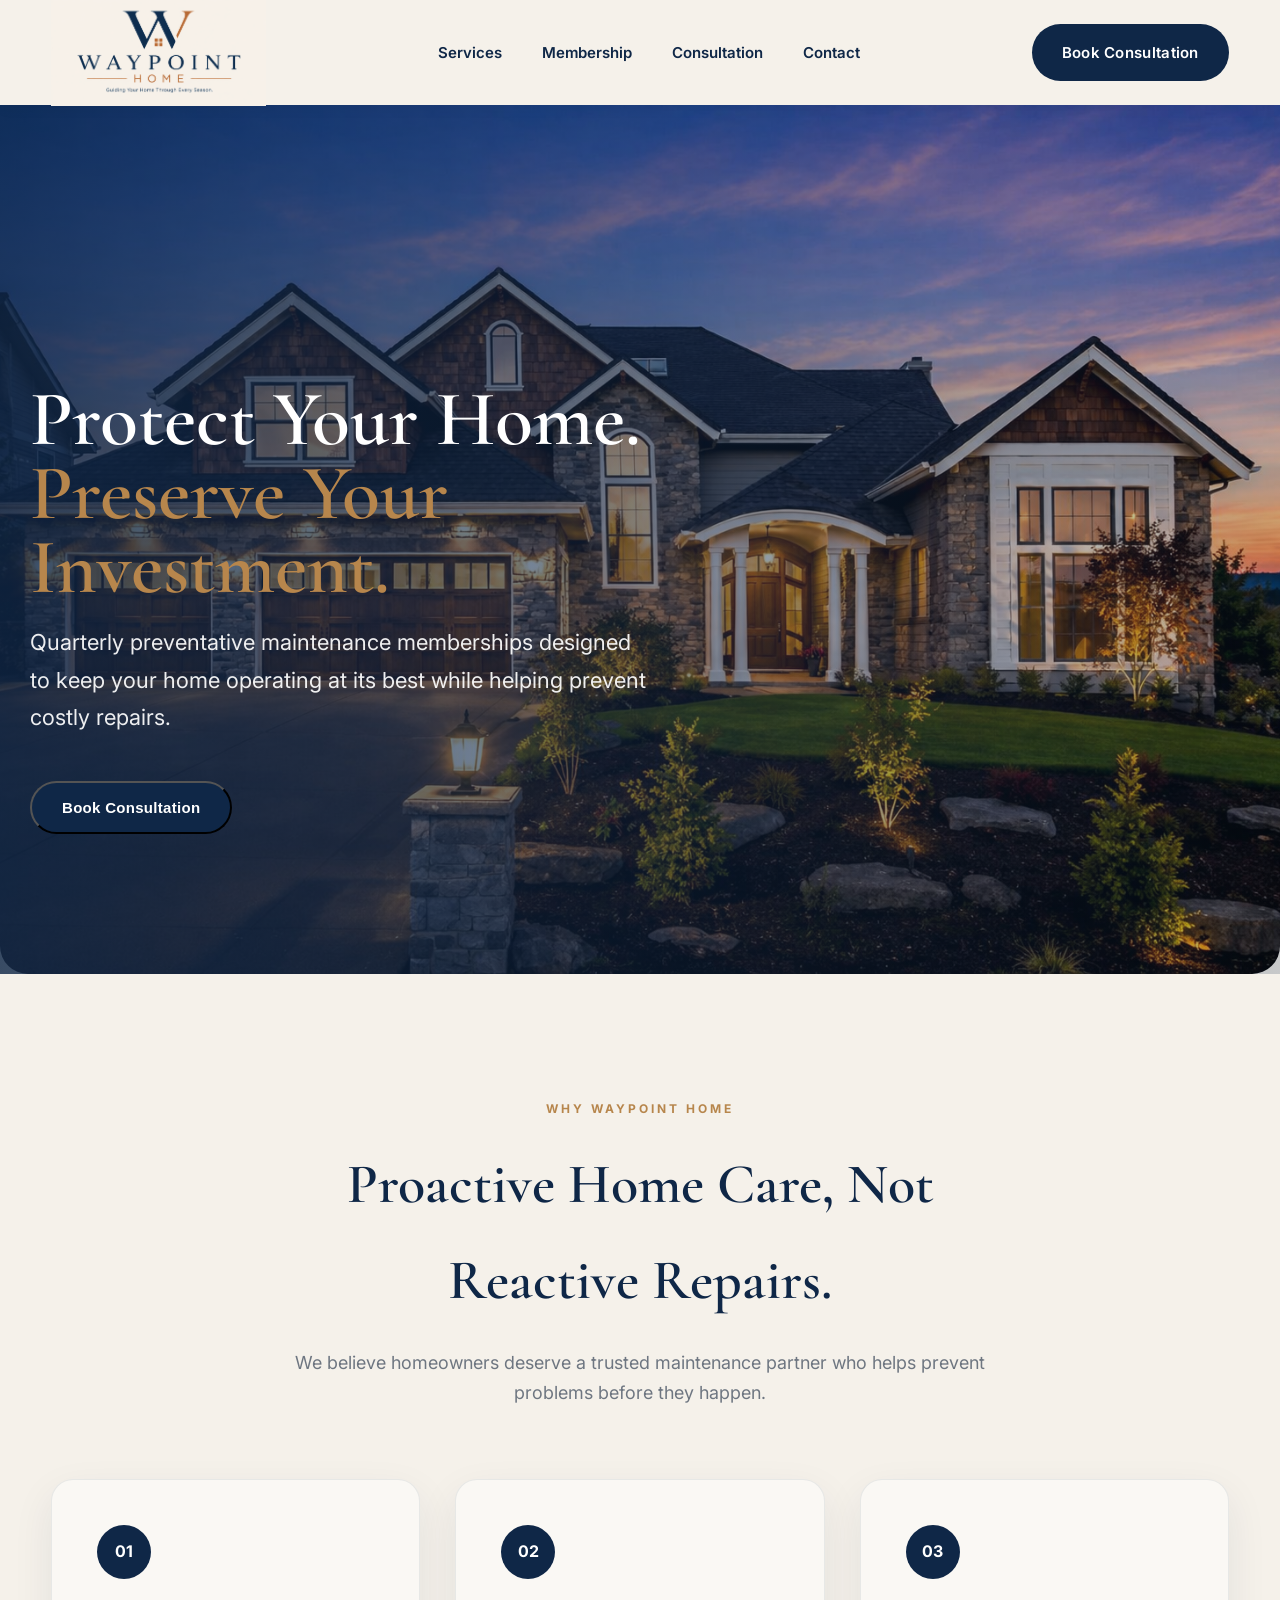
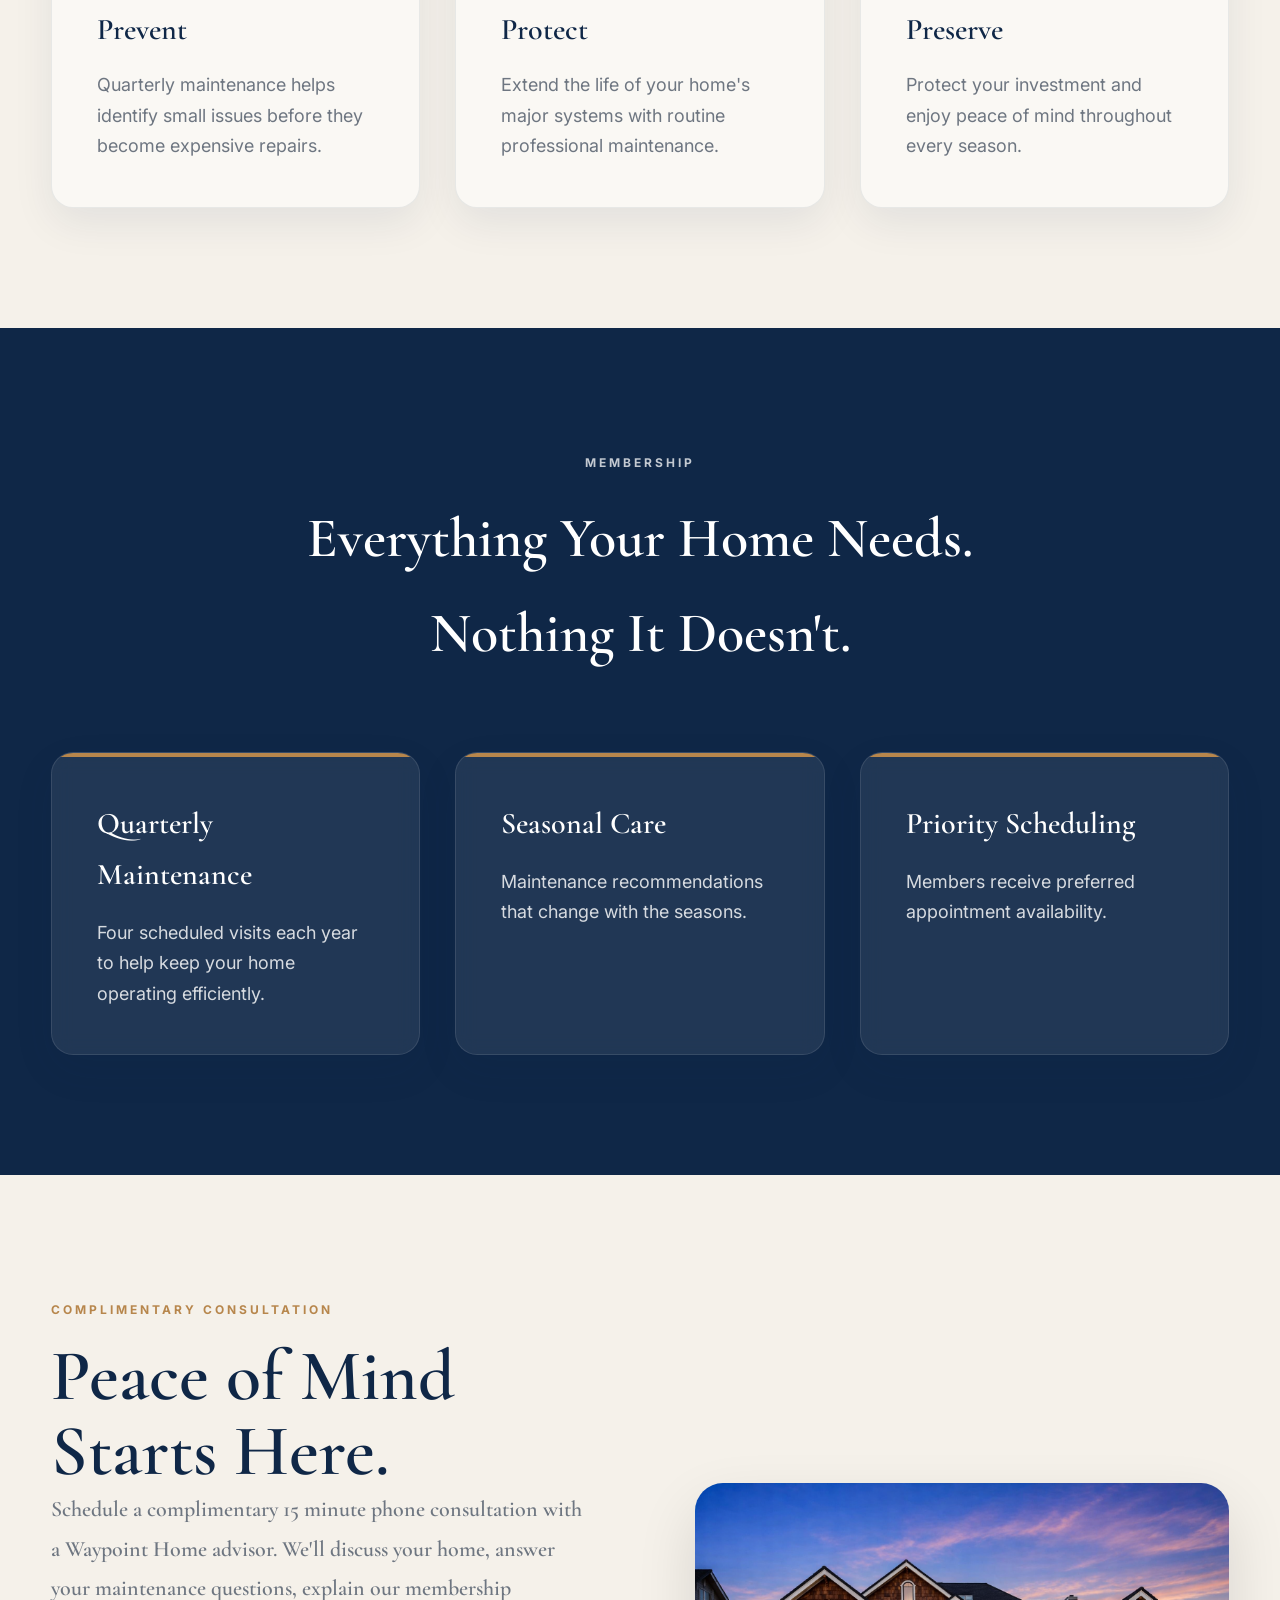
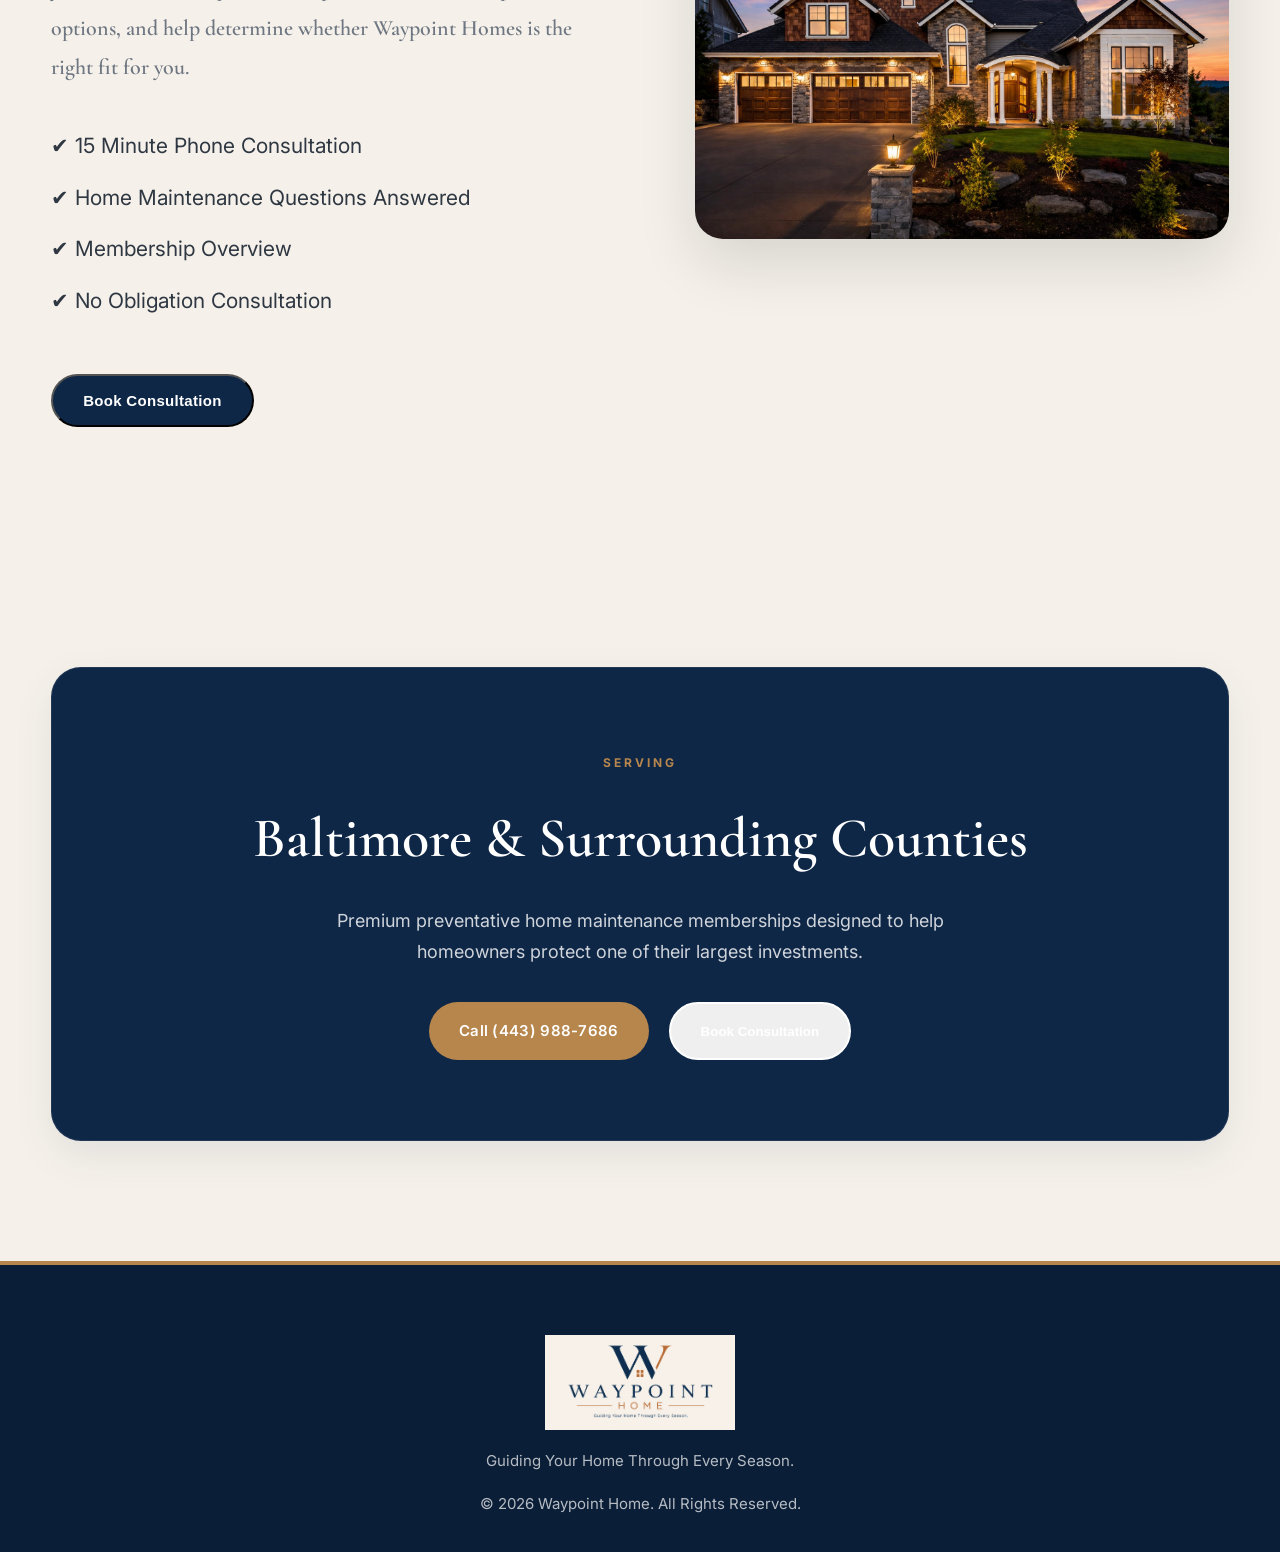
<file: index.html>
<!DOCTYPE html>
<html lang="en">

<head>
    <h1>Waypoint Home</h1>
<meta name="description" content="Waypoint Home provides professional property management, maintenance, leasing, inspections, and renovation services throughout Maryland.">
<meta charset="UTF-8">

<meta name="viewport" content="width=device-width, initial-scale=1.0">

<title>Waypoint Home | Guiding Home Through Every Season</title>

<meta name="description" content="Premium preventative home maintenance memberships serving Baltimore and surrounding counties.">

<link rel="preconnect" href="https://fonts.googleapis.com">

<link rel="preconnect" href="https://fonts.gstatic.com" crossorigin>

<link href="https://fonts.googleapis.com/css2?family=Cormorant+Garamond:wght@500;600;700&family=Inter:wght@300;400;500;600;700&display=swap" rel="stylesheet">

<link rel="stylesheet" href="style.css">

</head>

<body>


<header>

<div class="container">

<a href="#" class="logo">
    <img src="logo.png" alt="Waypoint Home">
</a>

<nav id="mobileMenu">

    <ul>
        <li><a href="#services">Services</a></li>
        <li><a href="#membership">Membership</a></li>
        <li><a href="#consultation">Consultation</a></li>
        <li><a href="#contact">Contact</a></li>
    </ul>

</nav>

<a href="#" class="nav-button openModal">
    Book Consultation
</a>

<button class="hamburger" id="hamburger">
    ☰
</button>

</div>

</header>
<section class="hero">

<div class="hero-image">

<img src="hero.jpg" alt="Luxury Home">

</div>

<div class="hero-overlay"></div>

<div class="container hero-content">

<p class="eyebrow">

</p>

<h1>

Protect Your Home.

<span>

Preserve Your Investment.

</span>

</h1>

<p>

Quarterly preventative maintenance memberships designed to keep your home operating at its best while helping prevent costly repairs.

</p>

<div class="hero-buttons">

<button class="button-primary openModal">

Book Consultation

</a>


</div>

</div>

</section>
<!-- ==========================================
SERVICES
========================================== -->

<section id="services" class="services">

    <div class="container">

        <div class="section-header">

            <span class="eyebrow">

                WHY WAYPOINT HOME

            </span>

            <h2>

                Proactive Home Care, Not Reactive Repairs.

            </h2>

            <p>

                We believe homeowners deserve a trusted maintenance partner who helps
                prevent problems before they happen.

            </p>

        </div>

        <div class="services-grid">

            <div class="service-card">

                <div class="service-number">01</div>

                <h3>Prevent</h3>

                <p>

                    Quarterly maintenance helps identify small issues before they become
                    expensive repairs.

                </p>

            </div>

            <div class="service-card">

                <div class="service-number">02</div>

                <h3>Protect</h3>

                <p>

                    Extend the life of your home's major systems with routine professional
                    maintenance.

                </p>

            </div>

            <div class="service-card">

                <div class="service-number">03</div>

                <h3>Preserve</h3>

                <p>

                    Protect your investment and enjoy peace of mind throughout every season.

                </p>

            </div>

        </div>

    </div>

</section>
<!-- ==========================================
MEMBERSHIP
========================================== -->

<section id="membership" class="membership">

    <div class="container">

        <div class="section-header">

            <span class="eyebrow">

                MEMBERSHIP

            </span>

            <h2>

                Everything Your Home Needs.
                Nothing It Doesn't.

            </h2>

        </div>

        <div class="membership-grid">

            <div class="membership-card">

                <h3>

                    Quarterly Maintenance

                </h3>

                <p>

                    Four scheduled visits each year to help keep your home operating
                    efficiently.

                </p>

            </div>

            <div class="membership-card">

                <h3>

                    Seasonal Care

                </h3>

                <p>

                    Maintenance recommendations that change with the seasons.

                </p>

            </div>

            <div class="membership-card">

                <h3>

                    Priority Scheduling

                </h3>

                <p>

                    Members receive preferred appointment availability.

                </p>

            </div>

        </div>

    </div>

</section>
<!-- ==========================================
CONSULTATION
========================================== -->

<section id="consultation" class="consultation">

    <div class="container">

        <div class="consultation-wrapper">

            <div class="consultation-text">

                <span class="eyebrow">

                    COMPLIMENTARY CONSULTATION
                </span>

                <h2>

                    Peace of Mind Starts Here.

                <p>

                 Schedule a complimentary 15 minute phone consultation with a Waypoint Home advisor. 
                We'll discuss your home, answer your maintenance questions, explain our membership
                options, and help determine whether Waypoint Homes is the right fit for you. 
               
                </h2>

                </p>

                <ul class="consultation-list">

                    <li>✔ 15 Minute Phone Consultation </li>

                    <li>✔ Home Maintenance Questions Answered</li>

                    <li>✔ Membership Overview </li>

                    <li>✔ No Obligation Consultation</li>

                </ul>

          <button class="button-primary openModal">

Book Consultation


                </a>

            </div>

            <div class="consultation-photo">

                <img src="hero.jpg" alt="Waypoint Home">

            </div>

        </div>

    </div>

</section>
  <div id="consultationModal" class="modal">

<div class="modal-content">

<span class="close-modal">&times;</span>

<section class="consultation-form">

    <div class="container">

        <div class="form-card">

            <span class="eyebrow">
                REQUEST A CONSULTATION
            </span>

            <h2>
                Let's Talk About Your Home
            </h2>

            <p>
                Complete the form below and a Waypoint Home advisor will contact you within one business day to schedule your complimentary consultation.
            </p>

           <form action="https://formsubmit.co/70a25707cf31b8141a6426a717606cc3" method="POST">

    <input type="hidden" name="_captcha" value="false">

    <input type="hidden" name="_template" value="table">

    <input type="hidden" name="_subject" value="New Waypoint Home Consultation">

    <input type="hidden" name="_next" value="https://ayalab234-hub.github.io/Waypointhome/thank-you.html">
                <div class="form-grid">

                    <input
                        type="text"
                        name="Name"
                        placeholder="Full Name"
                        required>

                    <input
                        type="email"
                        name="Email"
                        placeholder="Email Address"
                        required>

                    <input
                        type="tel"
                        name="Phone"
                        placeholder="Phone Number"
                        required>

                    <input
                        type="text"
                        name="Address"
                        placeholder="Property Address">

                    <select name="Preferred Time">

                        <option>Morning</option>

                        <option>Afternoon</option>

                        <option>Evening</option>

                    </select>

                    <select name="Home Type">

                        <option>Single Family</option>

                        <option>Townhome</option>

                        <option>Condo</option>

                    </select>

                </div>

                <textarea

                    name="Questions"

                    rows="6"

                    placeholder="Tell us a little about your home or any maintenance questions..."></textarea>

                <button

                    type="submit"

                    class="button-primary">

                    Request My Consultation

                </button>

            </form>

        </div>

    </div>

</section>

</div>

</div>
<!-- ==========================================
CONTACT
========================================== -->

<section id="contact" class="contact">

    <div class="container">

        <div class="contact-box">

            <span class="eyebrow">

                SERVING

            </span>

            <h2>

                Baltimore & Surrounding Counties

            </h2>

            <p>

                Premium preventative home maintenance memberships designed to
                help homeowners protect one of their largest investments.

            </p>

            <div class="contact-buttons">

    <a href="tel:4439887686" class="button-primary">
        Call (443) 988-7686
    </a>

    <button class="button-secondary openModal">
        Book Consultation
    </button>

</div>
        </div>

    </div>

</section>
    <input
type="hidden"
name="_next"
value="https://ayalab234-hub.github.io/Waypointhome/thank-you.html">
<footer>

    <div class="container footer-container">

        <img src="logo.png"

             alt="Waypoint Home"

             class="footer-logo">

        <p>

            Guiding Your Home Through Every Season.

        </p>

        <p>

            © 2026 Waypoint Home. All Rights Reserved.

        </p>

    </div>

</footer>

<script src="script.js"></script>

</body>

</html>
</file>
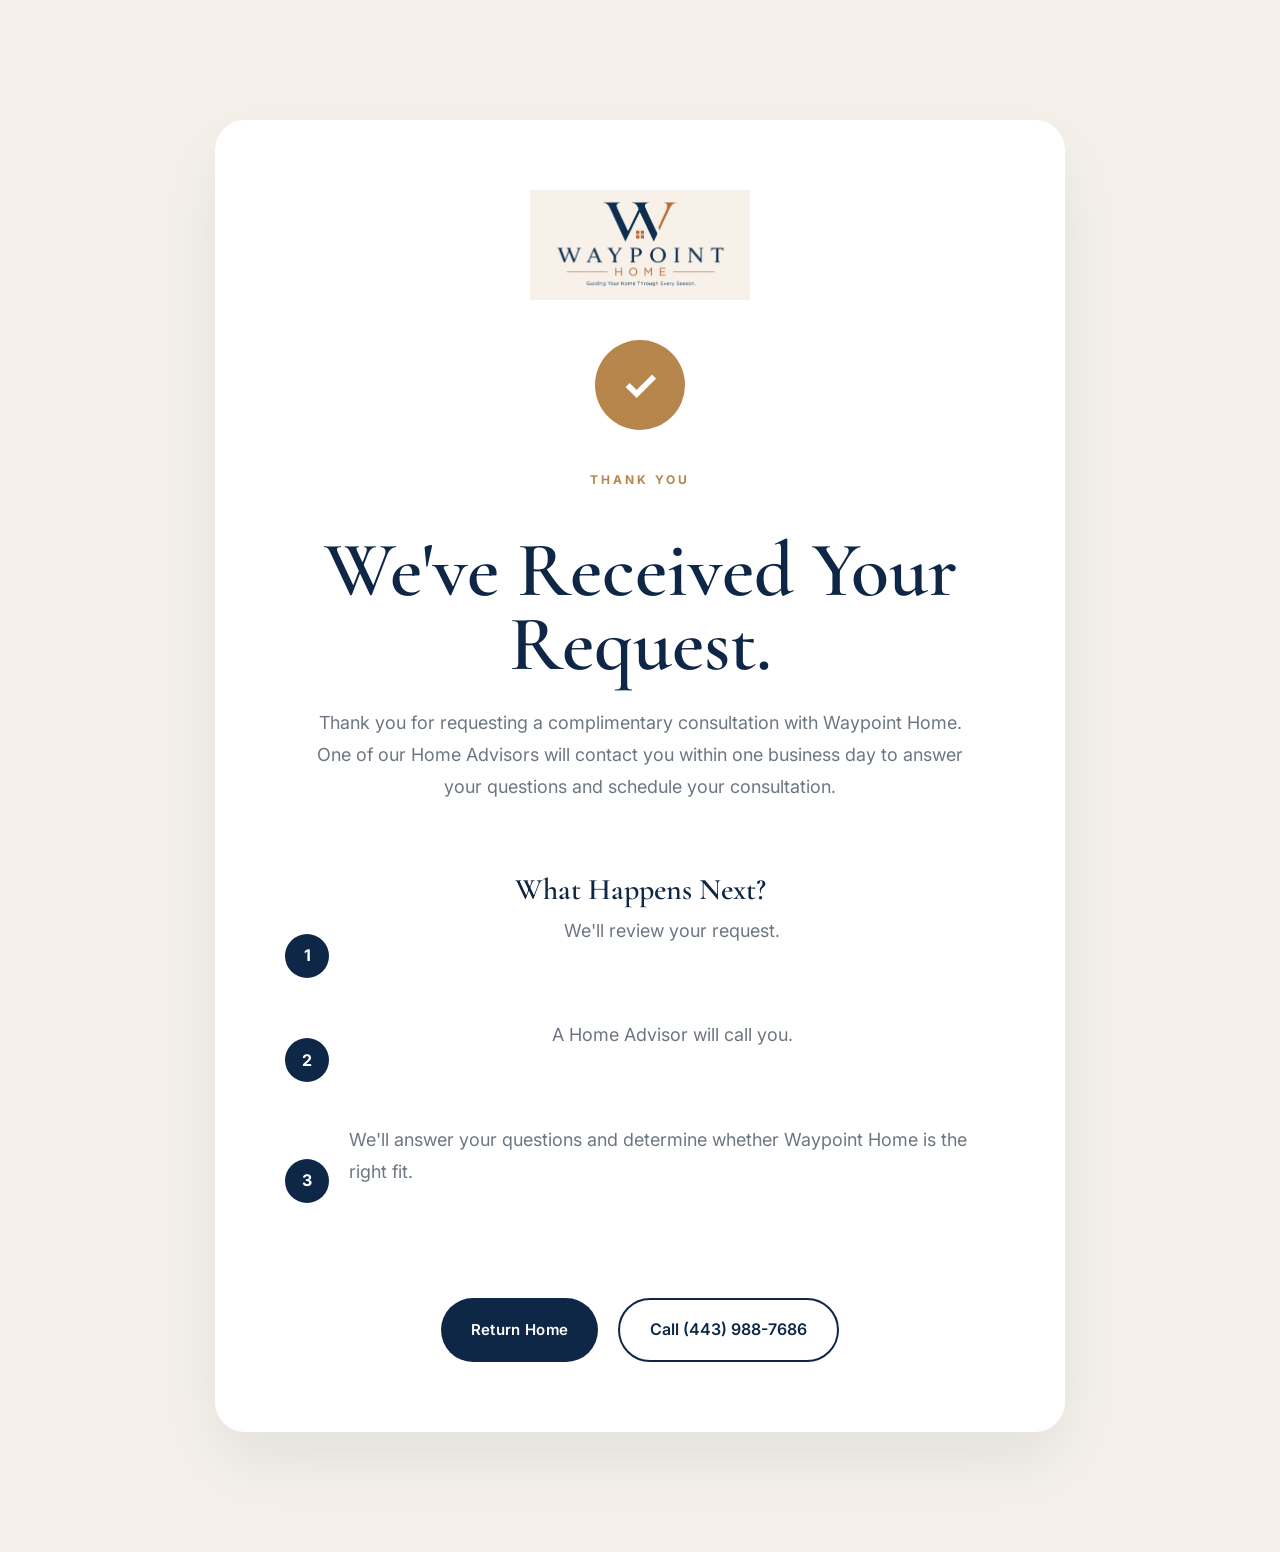
<file: thank-you.html>
<!DOCTYPE html>
<html lang="en">

<head>

<meta charset="UTF-8">

<meta name="viewport" content="width=device-width, initial-scale=1.0">

<title>Thank You | Waypoint Home</title>

<link rel="preconnect" href="https://fonts.googleapis.com">

<link rel="preconnect" href="https://fonts.gstatic.com" crossorigin>

<link href="https://fonts.googleapis.com/css2?family=Cormorant+Garamond:wght@500;600;700&family=Inter:wght@300;400;500;600&display=swap" rel="stylesheet">

<link rel="stylesheet" href="style.css">

</head>

<body>

<section class="thank-you">

<div class="container">

<div class="thank-card">

<img src="logo.png" class="thank-logo" alt="Waypoint Home">

<div class="thank-check">

✓

</div>

<span class="eyebrow">

THANK YOU

</span>

<h1>

We've Received Your Request.

</h1>

<p>

Thank you for requesting a complimentary consultation with Waypoint Home.

One of our Home Advisors will contact you within one business day to answer your questions and schedule your consultation.

</p>

<div class="next-steps">

<h3>

What Happens Next?

</h3>

<div class="step">

<div class="step-number">1</div>

<p>

We'll review your request.

</p>

</div>

<div class="step">

<div class="step-number">2</div>

<p>

A Home Advisor will call you.

</p>

</div>

<div class="step">

<div class="step-number">3</div>

<p>

We'll answer your questions and determine whether Waypoint Home is the right fit.

</p>

</div>

</div>

<div class="thank-buttons">

<a href="index.html" class="button-primary">

Return Home

</a>

<a href="tel:4439887686" class="button-secondary">

Call (443) 988-7686

</a>

</div>

</div>

</div>

</section>

</body>

</html>
</file>
<file: style.css>
/*=====================================================
WAYPOINT HOME
=====================================================*/

@import url('https://fonts.googleapis.com/css2?family=Cormorant+Garamond:wght@500;600;700&family=Inter:wght@300;400;500;600;700&display=swap');

:root{

--navy:#0F2747;
--copper:#B7864C;
--cream:#F5F1EA;
--cream2:#ECE5DB;
--text:#2E3742;
--gray:#6E7681;
--white:#ffffff;

--radius:22px;

--shadow:
0 18px 45px rgba(0,0,0,.08);

}

/*=====================================================*/

*{

margin:0;
padding:0;
box-sizing:border-box;

}

html{

scroll-behavior:smooth;

}

body{

font-family:'Inter',sans-serif;

background:var(--cream);

color:var(--text);

line-height:1.7;

overflow-x:hidden;

}

img{

display:block;

max-width:100%;

}

a{

text-decoration:none;

color:inherit;

}

ul{

list-style:none;

}

.container{

width:min(92%,1280px);

margin:auto;

}

/*=====================================================
TYPOGRAPHY
=====================================================*/

h1,h2,h3{

font-family:'Cormorant Garamond',serif;

font-weight:600;

color:var(--navy);

}

h1{

font-size:78px;

line-height:.95;

}

h2{

font-size:56px;

margin-bottom:20px;

}

h3{

font-size:30px;

}

p{

font-size:18px;

color:var(--gray);

}

section{

padding:110px 0;

}

.section-header{

text-align:center;

max-width:760px;

margin:0 auto 70px;

}

.eyebrow{

display:inline-block;

letter-spacing:3px;

font-size:12px;

font-weight:700;

color:var(--copper);

margin-bottom:18px;

text-transform:uppercase;

}

/*=====================================================
HEADER
=====================================================*/

header {

    position: fixed;

    top: 0;

    left: 0;

    width: 100%;

    background: #F5F1EA;

    z-index: 1000;

    box-shadow: 0 2px 15px rgba(0,0,0,.05);

}

header .container {

    display: flex;

    align-items: center;

    justify-content: space-between;

    gap: 40px;

    height: 105px;

}

.logo {

    flex-shrink: 0;

}

.logo img {

    width: 220px;

    display: block;

}

nav {

    margin-left: auto;

}

nav ul {

    display: flex;

    align-items: center;

    gap: 42px;

    list-style: none;

    margin: 0;

    padding: 0;

}

.nav-button {

    margin-left: 35px;

    flex-shrink: 0;

}
/*=====================================================
LOGO
=====================================================*/

.logo{

display:flex;

align-items:center;

flex-shrink:0;

}

.logo img{

width:215px;

height:auto;

display:block;

}

/*=====================================================
NAVIGATION
=====================================================*/

nav{

margin-left:auto;

}

nav ul{

display:flex;

gap:40px;

align-items:center;
  
list-style:none;

margin:0;

padding:0;

}

nav a{

font-size:15px;

font-weight:600;

color:var(--navy);

transition:.3s;

position:relative;

}

nav a:hover{

color:var(--copper);

}

nav a::after{

content:"";

position:absolute;

left:0;

bottom:-6px;

width:0;

height:2px;

background:var(--copper);

transition:.3s;

}

nav a:hover::after{

width:100%;

}
.nav-button{

margin-left:auto;

}
/*=====================================================
BUTTONS
=====================================================*/

.button-primary,
.nav-button{

display:inline-flex;

align-items:center;

justify-content:center;

padding:16px 30px;

background:var(--navy);

color:white;

border-radius:999px;

font-weight:600;

transition:.35s;

}

.button-primary:hover,
.nav-button:hover{

background:var(--copper);

}

.button-secondary{

display:inline-flex;

align-items:center;

justify-content:center;

padding:16px 30px;

border:2px solid var(--navy);

color:var(--navy);

border-radius:999px;

font-weight:600;

transition:.35s;

}

.button-secondary:hover{

background:var(--navy);

color:white;

}

/*=====================================================
HERO
=====================================================*/

.hero{

position:relative;

height:100vh;

display:flex;

align-items:center;

justify-content:center;

overflow:hidden;

padding:0;

}

.hero-image{

position:absolute;

inset:0;

z-index:0;

}

.hero-image img{

width:100%;

height:100%;

object-fit:cover;

}

.hero-overlay{

position:absolute;

inset:0;

background:
linear-gradient(
90deg,
rgba(15,39,71,.82) 0%,
rgba(15,39,71,.55) 45%,
rgba(15,39,71,.20) 100%
);

z-index:1;

}

.hero-content{

position:relative;

z-index:2;

max-width:700px;

margin-left:0;

padding-top:100px;

}

.hero h1{

color:white;

margin:20px 0;

}

.hero h1 span{

display:block;

color:var(--copper);

}

.hero p{

font-size:22px;

color:rgba(255,255,255,.92);

margin-bottom:40px;

max-width:620px;

}

.hero-buttons{

display:flex;

gap:20px;

flex-wrap:wrap;

}

.hero .button-secondary{

border-color:white;

color:white;

}

.hero .button-secondary:hover{

background:white;

color:var(--navy);

}
/*=====================================================
SERVICES
=====================================================*/

.services{

background:var(--cream);

}

.services-grid{

display:grid;

grid-template-columns:repeat(3,1fr);

gap:35px;

margin-top:60px;

}

.service-card{

background:#FAF8F4;

padding:45px;

border-radius:var(--radius);

border:1px solid rgba(15,39,71,.08);

box-shadow:var(--shadow);

transition:.35s;

}

.service-card:hover{

transform:translateY(-8px);

box-shadow:0 28px 60px rgba(15,39,71,.12);

}

.service-number{

width:54px;

height:54px;

display:flex;

align-items:center;

justify-content:center;

border-radius:50%;

background:var(--navy);

color:white;

font-weight:700;

margin-bottom:25px;

}

.service-card h3{

margin-bottom:15px;

}

/*=====================================================
MEMBERSHIP
=====================================================*/

.membership{

background:var(--navy);

color:white;

}

.membership .section-header h2,

.membership .section-header p,

.membership .eyebrow{

color:white;

}

.membership .eyebrow{

opacity:.75;

letter-spacing:3px;

}

.membership-grid{

display:grid;

grid-template-columns:repeat(3,1fr);

gap:35px;

margin-top:70px;

}

.membership-card{

background:rgba(255,255,255,.08);

border:1px solid rgba(255,255,255,.10);

backdrop-filter:blur(10px);

padding:45px;

border-radius:22px;

transition:.35s;

}

.membership-card:hover{

background:rgba(255,255,255,.14);

transform:translateY(-8px);

}

.membership-card h3{

color:white;

margin-bottom:18px;

}

.membership-card p{

color:rgba(255,255,255,.82);

}

/*=====================================================
CONSULTATION
=====================================================*/

.consultation{

padding:140px 0;

background:var(--cream);

}

.consultation-wrapper{

display:grid;

grid-template-columns:1fr 1fr;

gap:110px;

align-items:center;

}

.consultation-text{

max-width:720px;

}

.consultation-text h2{

font-size:72px;

margin-bottom:35px;

line-height:1.05;

}

.consultation-text p{

font-size:22px;

line-height:1.8;

margin-bottom:40px;

color:var(--gray);

}

.consultation-list{

margin-bottom:45px;

}

.consultation-list li{

font-size:21px;

margin-bottom:16px;

line-height:1.7;

  font-family:inherit;
}

.consultation-text .button-primary{

margin-top:10px;

}

.consultation-photo img{

width:100%;

border-radius:28px;

box-shadow:0 25px 60px rgba(0,0,0,.12);

}
/*=========================================
CONSULTATION FORM
=========================================*/

.consultation-form{

padding:120px 0;

background:#ECE5DB;

}

.form-card{

max-width:900px;

margin:auto;

background:white;

padding:60px;

border-radius:28px;

box-shadow:0 20px 60px rgba(0,0,0,.08);

}

.form-card h2{

margin-bottom:20px;

}

.form-card p{

margin-bottom:40px;

}

.form-grid{

display:grid;

grid-template-columns:1fr 1fr;

gap:20px;

margin-bottom:20px;

}

.form-card input,

.form-card select,

.form-card textarea{

width:100%;

padding:18px;

border:1px solid #ddd;

border-radius:12px;

font-size:16px;

font-family:inherit;

background:white;

}

.form-card textarea{

margin-bottom:30px;

resize:vertical;

}

.form-card input:focus,

.form-card select:focus,

.form-card textarea:focus{

outline:none;

border-color:#B7864C;

}

.form-card button{

width:100%;

font-size:18px;

padding:18px;

cursor:pointer;

}

@media(max-width:768px){

.form-grid{

grid-template-columns:1fr;

}

.form-card{

padding:35px;

}

}
/*=====================================================
CONTACT
=====================================================*/

.contact{

background:var(--cream);

}

.contact-box{

background:var(--navy);

padding:80px;

border-radius:30px;

text-align:center;

box-shadow:0 30px 70px rgba(15,39,71,.18);

}

.contact-box h2{

color:white;

margin-bottom:20px;

}

.contact-box p{

color:rgba(255,255,255,.80);

max-width:700px;

margin:0 auto 35px;

}

.contact-buttons{

display:flex;

justify-content:center;

gap:20px;

flex-wrap:wrap;

}

.contact .button-primary{

background:var(--copper);

}

.contact .button-primary:hover{

background:#9d6f3f;

}

.contact .button-secondary{

border-color:white;

color:white;

}

.contact .button-secondary:hover{

background:white;

color:var(--navy);

}

/*=====================================================
FOOTER
=====================================================*/

footer{

background:#0B1E37;

padding:70px 0 35px;

text-align:center;

}

.footer-container{

display:flex;

flex-direction:column;

align-items:center;

gap:18px;

}

.footer-logo{

width:190px;

height:auto;

}

footer p{

color:rgba(255,255,255,.70);

font-size:15px;

}
/*=====================================================
TABLETS
=====================================================*/

@media (max-width:1100px){

.container{

width:94%;

}

header .container{

gap:25px;

}

.logo img{

width:180px;

}

nav ul{

gap:22px;

}

.hero{

min-height:900px;

}

.hero-content{

max-width:650px;

padding-top:140px;

}

.hero h1{

font-size:62px;

}

.services-grid{

grid-template-columns:1fr 1fr;

}

.membership-grid{

grid-template-columns:1fr;

}

.assessment-wrapper{

grid-template-columns:1fr;

}

.assessment-photo{

order:-1;

}

.contact-box{

padding:60px 40px;

}

}

/*=====================================================
MOBILE
=====================================================*/

@media (max-width:768px){

section{

padding:80px 0;

}

header{

padding:14px 0;

}

header .container{

flex-direction:column;

gap:18px;

}

.logo img{

width:165px;

}

nav ul{

flex-wrap:wrap;

justify-content:center;

gap:18px;

}

.hero{

min-height:800px;

}

.hero-content{

padding-top:120px;

text-align:center;

margin:auto;

}

.hero h1{

font-size:46px;

}

.hero p{

font-size:18px;

margin-left:auto;

margin-right:auto;

}

.hero-buttons{

justify-content:center;

flex-direction:column;

align-items:center;

}

.hero-buttons a{

width:100%;

max-width:320px;

}

.services-grid{

grid-template-columns:1fr;

}

.membership-grid{

grid-template-columns:1fr;

}

.contact-buttons{

flex-direction:column;

align-items:center;

}

.contact-buttons a{

width:100%;

max-width:320px;

}

.contact-box{

padding:50px 30px;

}

.footer-logo{

width:170px;

}

}

/*=====================================================
SMALL PHONES
=====================================================*/

@media (max-width:480px){

.hero h1{

font-size:38px;

}

h2{

font-size:36px;

}

.logo img{

width:150px;

}

.button-primary,

.button-secondary,

.nav-button{

width:100%;

}

}
/*=====================================================
FINAL POLISH
=====================================================*/

/* Smooth transitions */

*{

transition:
background-color .3s ease,
color .3s ease,
border-color .3s ease,
box-shadow .3s ease,
transform .3s ease;

}

/* Better image rendering */

img{

image-rendering:auto;

}

/* Softer card shadows */

.service-card,
.membership-card,
.contact-box{

box-shadow:
0 15px 40px rgba(15,39,71,.08);

}

.service-card:hover,
.membership-card:hover{

box-shadow:
0 25px 60px rgba(15,39,71,.15);

}

/* Better spacing */

section{

position:relative;

}

section:not(.hero){

padding-top:120px;

padding-bottom:120px;

}

/* Hero spacing */

.hero-content{

padding-left:30px;

padding-right:30px;

}

/* Hero buttons */

.hero-buttons{

margin-top:45px;

}

/* Rounded images */

.hero-image img,

.assessment-photo img{

border-radius:28px;

}

/* Navigation */

nav a{

padding:6px 0;

}

nav a:hover{

color:var(--copper);

}

/* Button polish */

.button-primary,

.nav-button{

letter-spacing:.3px;

font-size:15px;

}

.button-primary:hover,

.nav-button:hover{

transform:translateY(-2px);

}

.button-secondary:hover{

transform:translateY(-2px);

}

/* Membership cards */

.membership-card{

overflow:hidden;

position:relative;

}

.membership-card::before{

content:"";

position:absolute;

top:0;

left:0;

width:100%;

height:4px;

background:var(--copper);

}

/* Contact section */

.contact-box{

border:1px solid rgba(255,255,255,.08);

}

/* Footer */

footer{

border-top:4px solid var(--copper);

}

/* Scroll offset */

html{

scroll-padding-top:100px;

}

/* Selection color */

::selection{

background:var(--copper);

color:white;

}
/* Scroll Header */

header.scrolled{

background:rgba(245,241,234,.98);

box-shadow:0 10px 35px rgba(0,0,0,.08);

}

/* Fade Animation */

.hidden{

opacity:0;

transform:translateY(45px);

transition:all .8s ease;

}

.show{

opacity:1;

transform:translateY(0);

}
/*=========================================
THANK YOU PAGE
=========================================*/

.thank-you{

min-height:100vh;

background:var(--cream);

display:flex;

align-items:center;

justify-content:center;

padding:120px 0;

}

.thank-card{

max-width:850px;

margin:auto;

background:white;

padding:70px;

border-radius:30px;

text-align:center;

box-shadow:0 30px 70px rgba(15,39,71,.08);

}

.thank-logo{

width:220px;

margin:0 auto 40px;

}

.thank-check{

width:90px;

height:90px;

border-radius:50%;

background:var(--copper);

color:white;

display:flex;

align-items:center;

justify-content:center;

font-size:42px;

font-weight:bold;

margin:0 auto 35px;

}

.thank-card h1{

margin:25px 0;

}

.thank-card p{

max-width:650px;

margin:0 auto 50px;

line-height:1.8;

}

.next-steps{

margin:60px 0;

}

.step{

display:flex;

align-items:center;

gap:20px;

margin-bottom:22px;

text-align:left;

}

.step-number{

width:44px;

height:44px;

background:var(--navy);

color:white;

border-radius:50%;

display:flex;

align-items:center;

justify-content:center;

font-weight:700;

flex-shrink:0;

}

.thank-buttons{

display:flex;

justify-content:center;

gap:20px;

margin-top:50px;

flex-wrap:wrap;

}

@media(max-width:768px){

.thank-card{

padding:40px;

}

.step{

align-items:flex-start;

}

}
/* ======================================================
TABLETS
====================================================== */

@media screen and (max-width:1024px){

.container{

width:92%;

}

header .container{

flex-wrap:wrap;

justify-content:center;

gap:20px;

}

.logo img{

width:180px;

}

nav ul{

gap:22px;

flex-wrap:wrap;

justify-content:center;

}

.hero{

min-height:850px;

}

.hero-content{

padding-top:140px;

text-align:center;

max-width:700px;

margin:auto;

}

.hero-buttons{

justify-content:center;

}

.services-grid,

.membership-grid{

grid-template-columns:1fr;

}

.consultation-wrapper{

grid-template-columns:1fr;

gap:50px;

}

.consultation-photo{

order:-1;

}

.contact-box{

padding:60px 35px;

}

}

/* ======================================================
PHONE
====================================================== */

@media screen and (max-width:768px){

header{

padding:15px 0;

}

header .container{

flex-direction:column;

gap:18px;

}

.logo img{

width:165px;

}

nav ul{

flex-wrap:wrap;

justify-content:center;

gap:16px;

}

.nav-button{

display:none;

}

/* HERO */

.hero{

height:auto;

min-height:100vh;

}

.hero-content{

padding-top:170px;

padding-left:25px;

padding-right:25px;

}

.hero h1{

font-size:48px;

line-height:1;

}

.hero p{

font-size:18px;

max-width:100%;

}

.hero-buttons{

flex-direction:column;

gap:15px;

}

.hero-buttons a{

width:100%;

}

/* SECTION TITLES */

h2{

font-size:40px;

line-height:1.1;

}

.section-header{

margin-bottom:45px;

}

/* SERVICES */

.service-card{

padding:30px;

}

/* MEMBERSHIP */

.membership-card{

padding:30px;

}

/* CONSULTATION */

.consultation{

padding:90px 0;

}

.consultation-text{

text-align:center;

}

.consultation-text h2{

font-size:44px;

}

.consultation-list{

text-align:left;

}

.consultation-photo img{

margin-top:20px;

}

/* FORM */

.form-card{

padding:35px;

}

.form-grid{

grid-template-columns:1fr;

}

.form-card button{

width:100%;

}

/* CONTACT */

.contact-box{

padding:40px 25px;

}

.contact-buttons{

flex-direction:column;

gap:15px;

}

.contact-buttons a{

width:100%;

}

/* FOOTER */

.footer-container{

text-align:center;

}

.footer-logo{

width:170px;

margin:auto;

}

}

/* ======================================================
SMALL PHONES
====================================================== */

@media screen and (max-width:480px){

.hero h1{

font-size:38px;

}

.hero p{

font-size:17px;

}

h2{

font-size:34px;

}

.logo img{

width:145px;

}

.button-primary,

.button-secondary{

font-size:16px;

padding:15px 20px;

}

}
/* ==========================================
MOBILE MENU
========================================== */

.hamburger{

display:none;

background:none;

border:none;

font-size:34px;

color:var(--navy);

cursor:pointer;

}

/* Mobile */

@media(max-width:768px){

.hamburger{

display:block;

z-index:1002;

}

.nav-button{

display:none;

}

nav{

position:fixed;

top:0;

right:-100%;

width:290px;

height:100vh;

background:var(--cream);

padding-top:120px;

transition:.35s;

box-shadow:-10px 0 40px rgba(0,0,0,.15);

z-index:1001;

}

nav.open{

right:0;

}

nav ul{

display:flex;

flex-direction:column;

gap:35px;

padding-left:40px;

}

nav a{

font-size:20px;

}

}
/* ===========================
CONSULTATION MODAL
=========================== */

.modal{

display:none;

position:fixed;

left:0;

top:0;

width:100%;

height:100%;

background:rgba(0,0,0,.65);

z-index:9999;

overflow:auto;

padding:40px 20px;

}

.modal-content{

background:#F5F1EA;

max-width:900px;

margin:40px auto;

border-radius:30px;

padding:50px;

position:relative;

animation:fadeUp .35s ease;

}

.close-modal{

position:absolute;

top:20px;

right:30px;

font-size:42px;

cursor:pointer;

color:#102847;

}

@keyframes fadeUp{

from{

opacity:0;

transform:translateY(40px);

}

to{

opacity:1;

transform:translateY(0);

}

}
/* ==========================================
CONSULTATION POPUP - MOBILE
========================================== */

@media (max-width:768px){

.consultation-modal{

width:94%;

max-width:420px;

max-height:90vh;

overflow-y:auto;

padding:28px 24px;

border-radius:20px;

}

.consultation-modal h2{

font-size:34px;

line-height:1.1;

margin-bottom:18px;

text-align:center;

}

.consultation-modal p{

font-size:16px;

line-height:1.6;

margin-bottom:28px;

text-align:center;

}

.consultation-modal form{

display:flex;

flex-direction:column;

gap:18px;

}

.consultation-modal input,

.consultation-modal select,

.consultation-modal textarea{

width:100%;

padding:16px;

font-size:16px;

border-radius:12px;

}

.consultation-modal textarea{

min-height:120px;

resize:vertical;

}

.consultation-modal .button-primary{

width:100%;

padding:18px;

font-size:17px;

margin-top:8px;

}

.close-modal{

top:18px;

right:18px;

font-size:28px;

}

}
</file>
